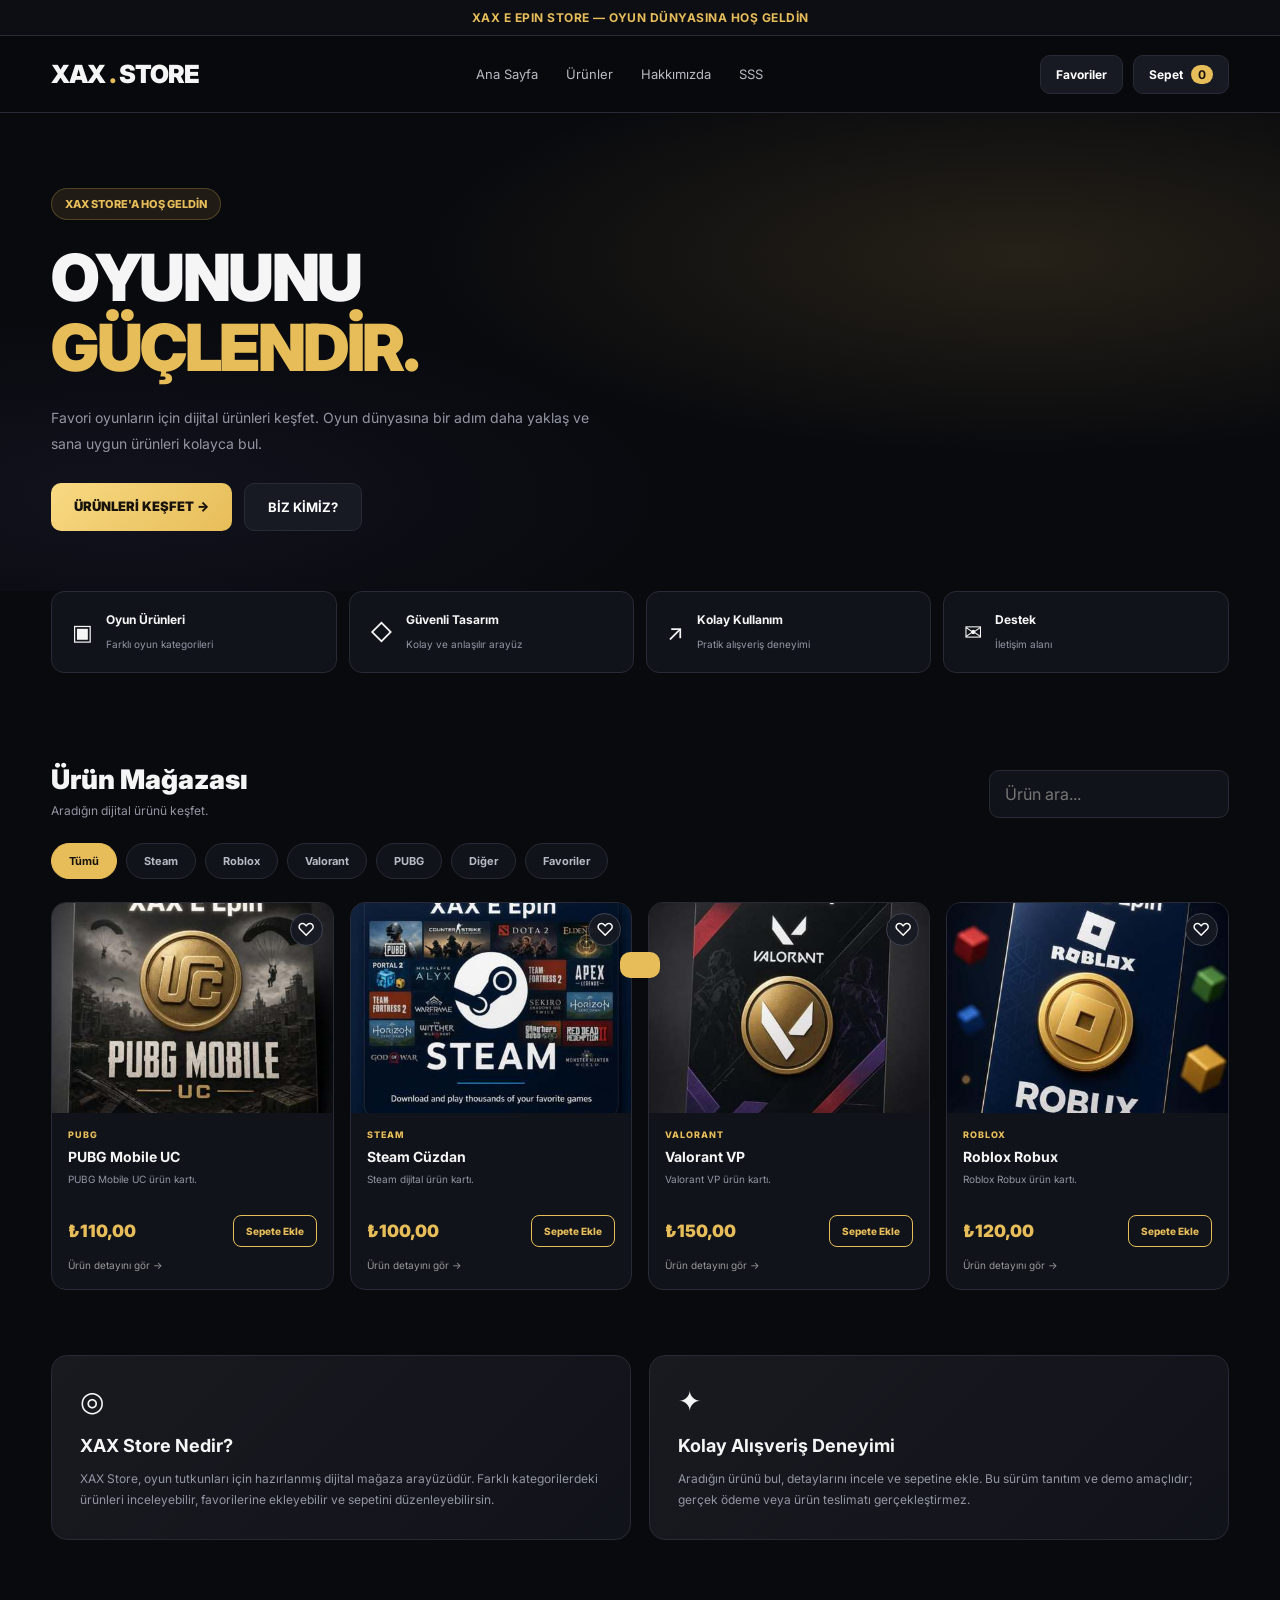
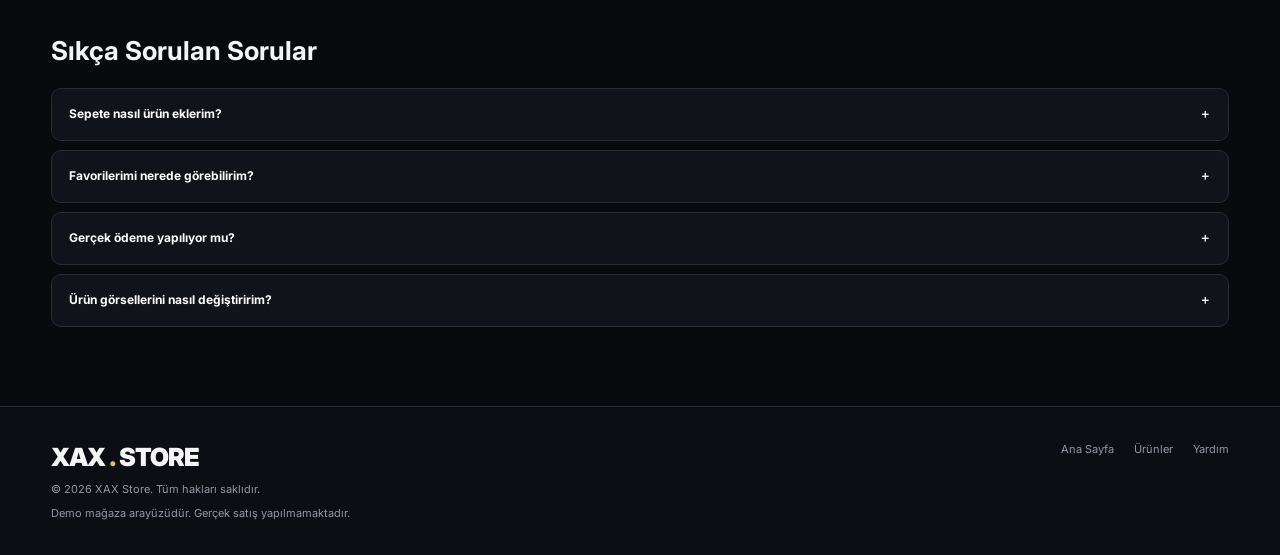
<file: index.html>
<!DOCTYPE html>
<html lang="tr">
<head>
    <meta charset="UTF-8">
    <meta name="viewport" content="width=device-width, initial-scale=1.0">
    <meta name="theme-color" content="#090a0e">
    <title>XAX E Epin Store</title>
    <style>
    @import url('https://fonts.googleapis.com/css2?family=Inter:wght@400;500;600;700;800;900&display=swap');
    :root {
        --bg: #090a0e;
        --panel: #11131a;
        --panel2: #171a23;
        --gold: #e7bd59;
        --gold2: #f8d982;
        --text: #f5f5f5;
        --muted: #9296a3;
        --line: #282b35
    }

    * {
        box-sizing: border-box;
        margin: 0;
        padding:0
    }

    html {
        scroll-behavior:smooth
    }

    body {
        background: var(--bg);
        color: var(--text);
        font-family: Inter, Arial, sans-serif
    }

    button, input {
        font:inherit
    }

    button {
        cursor:pointer
    }

    a {
        color: inherit;
        text-decoration:none
    }

    .container {
        width: min(1180px, 92%);
        margin: auto
    }

    .topbar {
        background: #0d0e13;
        border-bottom: 1px solid var(--line);
        padding: 10px 0;
        text-align: center;
        color: var(--gold);
        font-size: 12px;
        font-weight: 700;
        letter-spacing: .5px
    }

    header {
        position: sticky;
        top: 0;
        z-index: 20;
        background: rgba(9, 10, 14, .94);
        backdrop-filter: blur(15px);
        border-bottom: 1px solid var(--line)
    }

    .nav {
        height: 76px;
        display: flex;
        align-items: center;
        justify-content: space-between;
        gap:20px
    }

    .logo {
        font-size: 25px;
        font-weight: 900;
        letter-spacing:-1px
    }

    .logo span {
        color: var(--gold)
    }

    .navlinks {
        display: flex;
        gap: 28px;
        color: #b9bbc4;
        font-size:13px
    }

    .navlinks a:hover {
        color:var(--gold)
    }

    .navright {
        display: flex;
        align-items: center;
        gap: 10px
    }

    .navbtn {
        background: var(--panel2);
        color: white;
        border: 1px solid var(--line);
        border-radius: 10px;
        padding: 11px 15px;
        font-size: 12px;
        font-weight:700
    }

    .navbtn:hover {
        border-color: var(--gold)
    }

    .cart-count {
        background: var(--gold);
        color: #17120a;
        border-radius: 20px;
        padding: 2px 7px;
        margin-left: 5px
    }

    .hero {
        padding: 75px 0 60px;
        background: radial-gradient(ellipse at 80% 30%, rgba(231, 189, 89, .13), transparent 42%), radial-gradient(ellipse at 10% 80%, rgba(74, 75, 130, .12), transparent 35%)
    }

    .hero-content {
        max-width:680px
    }

    .tag {
        display: inline-block;
        padding: 8px 13px;
        background: rgba(231, 189, 89, .10);
        border: 1px solid rgba(231, 189, 89, .25);
        color: var(--gold);
        border-radius: 30px;
        font-size: 11px;
        font-weight: 800;
        margin-bottom: 23px
    }

    .hero h1 {
        font-size: clamp(38px, 6vw, 65px);
        line-height: 1.08;
        font-weight: 900;
        letter-spacing:-2.5px
    }

    .hero h1 span {
        color: var(--gold)
    }

    .hero p {
        color: var(--muted);
        line-height: 1.8;
        margin: 22px 0 27px;
        font-size: 14px;
        max-width:540px
    }

    .hero-actions {
        display: flex;
        gap: 12px;
        flex-wrap: wrap
    }

    .primary {
        background: linear-gradient(135deg, var(--gold2), var(--gold));
        color: #17120a;
        border: 0;
        padding: 15px 23px;
        border-radius: 10px;
        font-weight: 900;
        font-size: 13px
    }

    .secondary {
        background: var(--panel2);
        color: white;
        border: 1px solid var(--line);
        padding: 15px 23px;
        border-radius: 10px;
        font-weight: 700;
        font-size: 13px
    }

    .primary:hover {
        filter:brightness(1.08)
    }

    .secondary:hover {
        border-color: var(--gold)
    }

    .benefits {
        display: grid;
        grid-template-columns: repeat(4, 1fr);
        gap: 12px;
        padding: 0 0 55px
    }

    .benefit {
        background: var(--panel);
        border: 1px solid var(--line);
        border-radius: 13px;
        padding: 20px;
        display: flex;
        align-items: center;
        gap: 13px
    }

    .benefit-icon {
        font-size:22px
    }

    .benefit strong {
        display: block;
        font-size: 12px;
        margin-bottom:5px
    }

    .benefit small {
        color: var(--muted);
        font-size: 10px
    }

    .section {
        padding:35px 0 65px
    }

    .section-head {
        display: flex;
        justify-content: space-between;
        align-items: end;
        gap: 15px;
        margin-bottom: 25px
    }

    .section-head h2 {
        font-size: 27px;
        font-weight:900
    }

    .section-head p {
        color: var(--muted);
        font-size: 12px;
        margin-top: 7px
    }

    .search {
        background: var(--panel);
        border: 1px solid var(--line);
        border-radius: 10px;
        padding: 13px 15px;
        color: white;
        outline: none;
        width:240px
    }

    .search:focus {
        border-color: var(--gold)
    }

    .filters {
        display: flex;
        gap: 9px;
        flex-wrap: wrap;
        margin-bottom:23px
    }

    .filter {
        background: var(--panel);
        color: #b7bac4;
        border: 1px solid var(--line);
        border-radius: 30px;
        padding: 10px 17px;
        font-size: 11px;
        font-weight: 700
    }

    .filter.active, .filter:hover {
        background: var(--gold);
        color: #17120a;
        border-color: var(--gold)
    }

    .product-grid {
        display: grid;
        grid-template-columns: repeat(4, 1fr);
        gap:16px
    }

    .product {
        background: var(--panel);
        border: 1px solid var(--line);
        border-radius: 15px;
        overflow: hidden;
        transition: .2s;
        position: relative
    }

    .product:hover {
        transform: translateY(-5px);
        border-color: rgba(231, 189, 89, .6)
    }

    .product-art {
        height: 210px;
        position: relative;
        background: #101522;
        overflow: hidden;
        cursor:pointer
    }

    .product-art img {
        width: 100%;
        height: 100%;
        object-fit: cover;
        display: block;
        transition: transform .35s
    }

    .product:hover .product-art img {
        transform:scale(1.045)
    }

    .favorite {
        position: absolute;
        top: 10px;
        right: 10px;
        width: 33px;
        height: 33px;
        border-radius: 50%;
        background: #171a23e8;
        border: 1px solid #414450;
        color: white;
        font-size: 18px;
        z-index: 3
    }

    .favorite.active {
        color:#ff6978
    }

    .product-info {
        padding:16px
    }

    .product-category {
        color: var(--gold);
        font-size: 9px;
        font-weight: 800;
        text-transform: uppercase;
        letter-spacing: 1px
    }

    .product h3 {
        font-size: 14px;
        margin:8px 0 7px
    }

    .product-desc {
        font-size: 10px;
        color: var(--muted);
        min-height: 28px;
        line-height: 1.5
    }

    .product-bottom {
        display: flex;
        align-items: center;
        justify-content: space-between;
        gap: 8px;
        margin-top:15px
    }

    .price {
        font-size: 17px;
        font-weight: 900;
        color: var(--gold)
    }

    .add {
        border: 1px solid var(--gold);
        background: transparent;
        color: var(--gold);
        border-radius: 8px;
        padding: 9px 12px;
        font-size: 10px;
        font-weight:800
    }

    .add:hover {
        background: var(--gold);
        color: #17120a
    }

    .details-link {
        background: none;
        border: 0;
        color: #999;
        font-size: 10px;
        margin-top:12px
    }

    .empty {
        grid-column: 1/-1;
        text-align: center;
        padding: 50px 10px;
        color: var(--muted)
    }

    .info-grid {
        display: grid;
        grid-template-columns: 1fr 1fr;
        gap: 18px;
        padding-bottom:65px
    }

    .info-card {
        background: linear-gradient(135deg, #191a20, #11131a);
        border: 1px solid var(--line);
        border-radius: 16px;
        padding: 28px
    }

    .info-card h3 {
        font-size: 18px;
        margin-bottom:12px
    }

    .info-card p {
        font-size: 12px;
        line-height: 1.8;
        color:var(--muted)
    }

    .big-icon {
        font-size: 28px;
        margin-bottom: 17px
    }

    .faq {
        padding:30px 0 70px
    }

    .faq h2 {
        font-size: 26px;
        margin-bottom:22px
    }

    .faq-item {
        background: var(--panel);
        border: 1px solid var(--line);
        border-radius: 10px;
        margin-bottom: 9px;
        overflow: hidden
    }

    .faq-question {
        width: 100%;
        padding: 17px;
        display: flex;
        justify-content: space-between;
        color: white;
        background: none;
        border: 0;
        text-align: left;
        font-size: 12px;
        font-weight: 700
    }

    .faq-answer {
        display: none;
        padding: 0 17px 17px;
        color: var(--muted);
        font-size: 11px;
        line-height:1.7
    }

    .faq-item.open .faq-answer {
        display: block
    }

    footer {
        background: #0d0e13;
        border-top: 1px solid var(--line);
        padding:35px 0
    }

    .footer-content {
        display: flex;
        justify-content: space-between;
        gap: 20px;
        flex-wrap: wrap
    }

    footer p {
        font-size: 11px;
        color: var(--muted);
        margin-top:10px
    }

    .footer-links {
        display: flex;
        gap: 20px;
        color: var(--muted);
        font-size: 11px
    }

    .overlay {
        position: fixed;
        inset: 0;
        background: rgba(0, 0, 0, .75);
        z-index: 50;
        display: none;
        align-items: center;
        justify-content: center;
        padding:15px
    }

    .overlay.show {
        display: flex
    }

    .modal {
        background: #12141b;
        border: 1px solid #343743;
        border-radius: 17px;
        width: min(470px, 100%);
        max-height: 85vh;
        overflow: auto;
        padding: 24px
    }

    .modal-head {
        display: flex;
        justify-content: space-between;
        align-items: center;
        margin-bottom:20px
    }

    .modal-head h2 {
        font-size:19px
    }

    .close {
        background: #252833;
        border: 0;
        color: white;
        width: 32px;
        height: 32px;
        border-radius: 8px;
        font-size: 18px
    }

    .cart-item {
        display: flex;
        align-items: center;
        gap: 12px;
        padding: 13px 0;
        border-bottom:1px solid var(--line)
    }

    .cart-thumb {
        width: 48px;
        height: 48px;
        object-fit: cover;
        border-radius: 7px
    }

    .cart-details {
        flex:1
    }

    .cart-details strong {
        font-size: 12px;
        display:block
    }

    .cart-details small {
        color: var(--muted);
        font-size: 10px
    }

    .quantity {
        display: flex;
        align-items: center;
        gap:8px
    }

    .quantity button {
        background: #292c37;
        color: white;
        border: 0;
        width: 25px;
        height: 25px;
        border-radius:6px
    }

    .quantity span {
        font-size: 12px
    }

    .cart-total {
        display: flex;
        justify-content: space-between;
        margin: 20px 0;
        font-size: 14px;
        font-weight:800
    }

    .cart-total strong {
        color: var(--gold);
        font-size: 19px
    }

    .full {
        width:100%
    }

    .notice {
        font-size: 10px;
        color: var(--muted);
        line-height: 1.7;
        margin-top:13px
    }

    .detail-image {
        width: 100%;
        max-height: 250px;
        object-fit: contain;
        background: #0c101a;
        border-radius: 12px;
        margin-bottom: 18px
    }

    .detail-price {
        font-size: 23px;
        color: var(--gold);
        font-weight: 900;
        margin: 15px 0
    }

    .toast {
        position: fixed;
        bottom: 22px;
        left: 50%;
        transform: translateX(-50%) translateY(100px);
        background: var(--gold);
        color: #17120a;
        padding: 13px 20px;
        border-radius: 10px;
        font-size: 12px;
        font-weight: 800;
        z-index: 100;
        transition:.3s
    }

    .toast.show {
        transform: translateX(-50%) translateY(0)
    }

    @media (max-width: 900px) {
        .product-grid {
            grid-template-columns:repeat(3, 1fr)
        }

        .benefits {
            grid-template-columns: repeat(2, 1fr)
        }
    }

    @media (max-width: 650px) {
        .navlinks {
            display:none
        }

        .nav {
            height:65px
        }

        .logo {
            font-size:21px
        }

        .hero {
            padding:55px 0
        }

        .hero h1 {
            letter-spacing:-1.5px
        }

        .section-head {
            align-items: start;
            flex-direction:column
        }

        .search {
            width:100%
        }

        .product-grid {
            grid-template-columns: repeat(2, 1fr);
            gap:10px
        }

        .product-art {
            height:155px
        }

        .product-info {
            padding:12px
        }

        .product h3 {
            font-size:12px
        }

        .price {
            font-size:14px
        }

        .add {
            padding: 8px;
            font-size:9px
        }

        .benefit {
            padding:14px
        }

        .info-grid {
            grid-template-columns: 1fr
        }
    }

    @media (max-width: 370px) {
        .product-grid {
            grid-template-columns:1fr
        }

        .product-art {
            height: 210px
        }
    }
    </style>
</head>
<body>
    <div class="topbar">XAX E EPIN STORE — OYUN DÜNYASINA HOŞ GELDİN</div>
    <header>
        <div class="container nav">
            <a class="logo" href="#">
                XAX
                <span>.</span>
                STORE
            </a>
            <nav class="navlinks">
                <a href="#anasayfa">Ana Sayfa</a>
                <a href="#urunler">Ürünler</a>
                <a href="#hakkimizda">Hakkımızda</a>
                <a href="#sss">SSS</a>
            </nav>
            <div class="navright">
                <button class="navbtn" onclick="showFavorites()">Favoriler</button>
                <button class="navbtn" onclick="openCart()">
                    Sepet 
                    <span class="cart-count" id="cartCount">0</span>
                </button>
            </div>
        </div>
    </header>
    <main>
        <section class="hero" id="anasayfa">
            <div class="container">
                <div class="hero-content">
                    <div class="tag">XAX STORE'A HOŞ GELDİN</div>
                    <h1>
                        OYUNUNU
                        <br>
                        <span>GÜÇLENDİR.</span>
                    </h1>
                    <p>Favori oyunların için dijital ürünleri keşfet. Oyun dünyasına bir adım daha yaklaş ve sana uygun ürünleri kolayca bul.</p>
                    <div class="hero-actions">
                        <a href="#urunler" class="primary">ÜRÜNLERİ KEŞFET →</a>
                        <a href="#hakkimizda" class="secondary">BİZ KİMİZ?</a>
                    </div>
                </div>
            </div>
        </section>
        <div class="container">
            <section class="benefits">
                <div class="benefit">
                    <div class="benefit-icon">▣</div>
                    <div>
                        <strong>Oyun Ürünleri</strong>
                        <small>Farklı oyun kategorileri</small>
                    </div>
                </div>
                <div class="benefit">
                    <div class="benefit-icon">◇</div>
                    <div>
                        <strong>Güvenli Tasarım</strong>
                        <small>Kolay ve anlaşılır arayüz</small>
                    </div>
                </div>
                <div class="benefit">
                    <div class="benefit-icon">↗</div>
                    <div>
                        <strong>Kolay Kullanım</strong>
                        <small>Pratik alışveriş deneyimi</small>
                    </div>
                </div>
                <div class="benefit">
                    <div class="benefit-icon">✉</div>
                    <div>
                        <strong>Destek</strong>
                        <small>İletişim alanı</small>
                    </div>
                </div>
            </section>
            <section class="section" id="urunler">
                <div class="section-head">
                    <div>
                        <h2>Ürün Mağazası</h2>
                        <p>Aradığın dijital ürünü keşfet.</p>
                    </div>
                    <input class="search" id="searchInput" placeholder="Ürün ara..." oninput="renderProducts()">
                </div>
                <div class="filters" id="filters">
                    <button class="filter active" data-category="Tümü">Tümü</button>
                    <button class="filter" data-category="Steam">Steam</button>
                    <button class="filter" data-category="Roblox">Roblox</button>
                    <button class="filter" data-category="Valorant">Valorant</button>
                    <button class="filter" data-category="PUBG">PUBG</button>
                    <button class="filter" data-category="Diğer">Diğer</button>
                    <button class="filter" data-category="Favoriler">Favoriler</button>
                </div>
                <div class="product-grid" id="productGrid"></div>
            </section>
            <section class="info-grid" id="hakkimizda">
                <div class="info-card">
                    <div class="big-icon">◎</div>
                    <h3>XAX Store Nedir?</h3>
                    <p>XAX Store, oyun tutkunları için hazırlanmış dijital mağaza arayüzüdür. Farklı kategorilerdeki ürünleri inceleyebilir, favorilerine ekleyebilir ve sepetini düzenleyebilirsin.</p>
                </div>
                <div class="info-card">
                    <div class="big-icon">✦</div>
                    <h3>Kolay Alışveriş Deneyimi</h3>
                    <p>Aradığın ürünü bul, detaylarını incele ve sepetine ekle. Bu sürüm tanıtım ve demo amaçlıdır; gerçek ödeme veya ürün teslimatı gerçekleştirmez.</p>
                </div>
            </section>
            <section class="faq" id="sss">
                <h2>Sıkça Sorulan Sorular</h2>
                <div class="faq-item">
                    <button class="faq-question" onclick="toggleFaq(this)">
                        Sepete nasıl ürün eklerim? 
                        <span>＋</span>
                    </button>
                    <div class="faq-answer">Ürün kartındaki sepete ekle butonuna basarak ürünü sepetine ekleyebilirsin.</div>
                </div>
                <div class="faq-item">
                    <button class="faq-question" onclick="toggleFaq(this)">
                        Favorilerimi nerede görebilirim? 
                        <span>＋</span>
                    </button>
                    <div class="faq-answer">Üst menüdeki favoriler butonuna basarak favorilerine eklediğin ürünleri görebilirsin.</div>
                </div>
                <div class="faq-item">
                    <button class="faq-question" onclick="toggleFaq(this)">
                        Gerçek ödeme yapılıyor mu? 
                        <span>＋</span>
                    </button>
                    <div class="faq-answer">Hayır. Bu sürüm yalnızca demo arayüzüdür. Gerçek ödeme, sipariş ve ürün teslimatı sistemi bağlı değildir.</div>
                </div>
                <div class="faq-item">
                    <button class="faq-question" onclick="toggleFaq(this)">
                        Ürün görsellerini nasıl değiştiririm? 
                        <span>＋</span>
                    </button>
                    <div class="faq-answer">images klasöründeki görselleri değiştirerek ürün kartlarında kullanılan fotoğrafları güncelleyebilirsin.</div>
                </div>
            </section>
        </div>
    </main>
    <footer>
        <div class="container footer-content">
            <div>
                <div class="logo">
                    XAX
                    <span>.</span>
                    STORE
                </div>
                <p>© 2026 XAX Store. Tüm hakları saklıdır.</p>
                <p>Demo mağaza arayüzüdür. Gerçek satış yapılmamaktadır.</p>
            </div>
            <div class="footer-links">
                <a href="#anasayfa">Ana Sayfa</a>
                <a href="#urunler">Ürünler</a>
                <a href="#sss">Yardım</a>
            </div>
        </div>
    </footer>
    <div class="overlay" id="cartOverlay" onclick="overlayClose(event,'cartOverlay')">
        <div class="modal">
            <div class="modal-head">
                <h2>Sepetim</h2>
                <button class="close" onclick="closeModal('cartOverlay')">×</button>
            </div>
            <div id="cartItems"></div>
            <div class="cart-total">
                <span>Toplam</span>
                <strong id="cartTotal">0,00 TL</strong>
            </div>
            <button class="primary full" onclick="checkout()">DEMO SİPARİŞİ TAMAMLA</button>
            <p class="notice">Bu demo sürümünde gerçek ödeme alınmaz ve ürün teslimatı yapılmaz.</p>
        </div>
    </div>
    <div class="overlay" id="detailOverlay" onclick="overlayClose(event,'detailOverlay')">
        <div class="modal">
            <div class="modal-head">
                <h2>Ürün Detayı</h2>
                <button class="close" onclick="closeModal('detailOverlay')">×</button>
            </div>
            <div id="detailContent"></div>
        </div>
    </div>
    <div class="toast" id="toast"></div>
    <script>
    const PRODUCTS = [
    {
        id: 1,
        name: "PUBG Mobile UC",
        category: "PUBG",
        price: 110,
        image: "[data-uri]",
        desc: "PUBG Mobile UC ürün kartı."
    },
    {
        id: 2,
        name: "Steam Cüzdan",
        category: "Steam",
        price: 100,
        image: "[data-uri]",
        desc: "Steam dijital ürün kartı."
    },
    {
        id: 3,
        name: "Valorant VP",
        category: "Valorant",
        price: 150,
        image: "[data-uri]",
        desc: "Valorant VP ürün kartı."
    },
    {
        id: 4,
        name: "Roblox Robux",
        category: "Roblox",
        price: 120,
        image: "[data-uri]",
        desc: "Roblox Robux ürün kartı."
    }
    ];
    let cart = JSON.parse(localStorage.getItem("xax_cart") || "[]"),
        favorites = JSON.parse(localStorage.getItem("xax_favorites") || "[]"),
        activeCategory = "Tümü";
    const money = v => v.toLocaleString("tr-TR", {
        style: "currency",
        currency: "TRY"
    });
    function save() {
        localStorage.setItem("xax_cart", JSON.stringify(cart));
        localStorage.setItem("xax_favorites", JSON.stringify(favorites));
        updateCartCount()
    }
    function updateCartCount() {
        document.getElementById("cartCount").textContent = cart.reduce((s, i) => s + i.quantity, 0)
    }
    function renderProducts() {
        const q = document.getElementById("searchInput").value.toLocaleLowerCase("tr");
        const list = PRODUCTS.filter(p => p.name.toLocaleLowerCase("tr").includes(q) && (activeCategory === "Tümü" || (activeCategory === "Favoriler" ? favorites.includes(p.id) : p.category === activeCategory)));
        const grid = document.getElementById("productGrid");
        if (!list.length) {
            grid.innerHTML = '<div class="empty">Bu kategoride ürün bulunamadı.</div>';
            return
        }
        grid.innerHTML = list.map(p => `<article class="product"><div class="product-art" onclick="showDetail(${p.id})"><img src="${p.image}" alt="${p.name}" loading="lazy"><button class="favorite ${favorites.includes(p.id) ? "active" : ""}" onclick="event.stopPropagation();toggleFavorite(${p.id})">${favorites.includes(p.id) ? "♥" : "♡"}</button></div><div class="product-info"><div class="product-category">${p.category}</div><h3>${p.name}</h3><p class="product-desc">${p.desc}</p><div class="product-bottom"><div class="price">${money(p.price)}</div><button class="add" onclick="addToCart(${p.id})">Sepete Ekle</button></div><button class="details-link" onclick="showDetail(${p.id})">Ürün detayını gör →</button></div></article>`).join("");
    }
    document.getElementById("filters").addEventListener("click", e => {
        const b = e.target.closest(".filter");
        if (!b)
            return;
        activeCategory = b.dataset.category;
        document.querySelectorAll(".filter").forEach(x => x.classList.toggle("active", x === b));
        renderProducts()
    });
    function addToCart(id) {
        const p = PRODUCTS.find(x => x.id === id),
            i = cart.find(x => x.id === id);
        if (i)
            i.quantity++;
        else
            cart.push({
                id,
                quantity: 1
            });
        save();
        showToast(p.name + " sepete eklendi")
    }
    function toggleFavorite(id) {
        favorites = favorites.includes(id) ? favorites.filter(x => x !== id) : [...favorites, id];
        save();
        renderProducts();
        showToast("Favoriler güncellendi")
    }
    function showFavorites() {
        document.getElementById("searchInput").value = "";
        activeCategory = "Favoriler";
        document.querySelectorAll(".filter").forEach(x => x.classList.toggle("active", x.dataset.category === "Favoriler"));
        renderProducts();
        document.getElementById("urunler").scrollIntoView({
            behavior: "smooth"
        })
    }
    function openCart() {
        renderCart();
        document.getElementById("cartOverlay").classList.add("show")
    }
    function renderCart() {
        const box = document.getElementById("cartItems");
        if (!cart.length) {
            box.innerHTML = '<div class="empty">Sepetin şu anda boş.</div>';
            document.getElementById("cartTotal").textContent = money(0);
            return
        }
        let total = 0;
        box.innerHTML = cart.map(i => {
            const p = PRODUCTS.find(x => x.id === i.id);
            if (!p)
                return "";
            total += p.price * i.quantity;
            return `<div class="cart-item"><img class="cart-thumb" src="${p.image}" alt=""><div class="cart-details"><strong>${p.name}</strong><small>${money(p.price)} / adet</small></div><div class="quantity"><button onclick="changeQuantity(${p.id},-1)">−</button><span>${i.quantity}</span><button onclick="changeQuantity(${p.id},1)">+</button></div></div>`
        }).join("");
        document.getElementById("cartTotal").textContent = money(total)
    }
    function changeQuantity(id, n) {
        const i = cart.find(x => x.id === id);
        if (!i)
            return;
        i.quantity += n;
        if (i.quantity <= 0)
            cart = cart.filter(x => x.id !== id);
        save();
        renderCart()
    }
    function showDetail(id) {
        const p = PRODUCTS.find(x => x.id === id);
        document.getElementById("detailContent").innerHTML = `<img class="detail-image" src="${p.image}" alt="${p.name}"><div class="product-category">${p.category}</div><h2 style="margin-top:8px">${p.name}</h2><p style="color:#999;font-size:12px;line-height:1.7;margin-top:10px">${p.desc}</p><div class="detail-price">${money(p.price)}</div><button class="primary full" onclick="addToCart(${p.id});closeModal('detailOverlay')">SEPETE EKLE</button><p class="notice">Demo ürünüdür. Gerçek ürün veya kod teslimatı yapılmaz.</p>`;
        document.getElementById("detailOverlay").classList.add("show")
    }
    function checkout() {
        if (!cart.length) {
            showToast("Sepetin boş!");
            return
        }
        alert("Bu bir demo mağazadır. Gerçek ödeme veya sipariş oluşturulmadı.")
    }
    function closeModal(id) {
        document.getElementById(id).classList.remove("show")
    }
    function overlayClose(e, id) {
        if (e.target.id === id)
            closeModal(id)
    }
    function toggleFaq(b) {
        const item = b.parentElement;
        item.classList.toggle("open");
        b.querySelector("span").textContent = item.classList.contains("open") ? "−" : "＋"
    }
    let toastTimer;
    function showToast(msg) {
        const t = document.getElementById("toast");
        t.textContent = msg;
        t.classList.add("show");
        clearTimeout(toastTimer);
        toastTimer = setTimeout(() => t.classList.remove("show"), 2200)
    }
    renderProducts();
    updateCartCount();
    </script>
</body>
</html>
</file>
